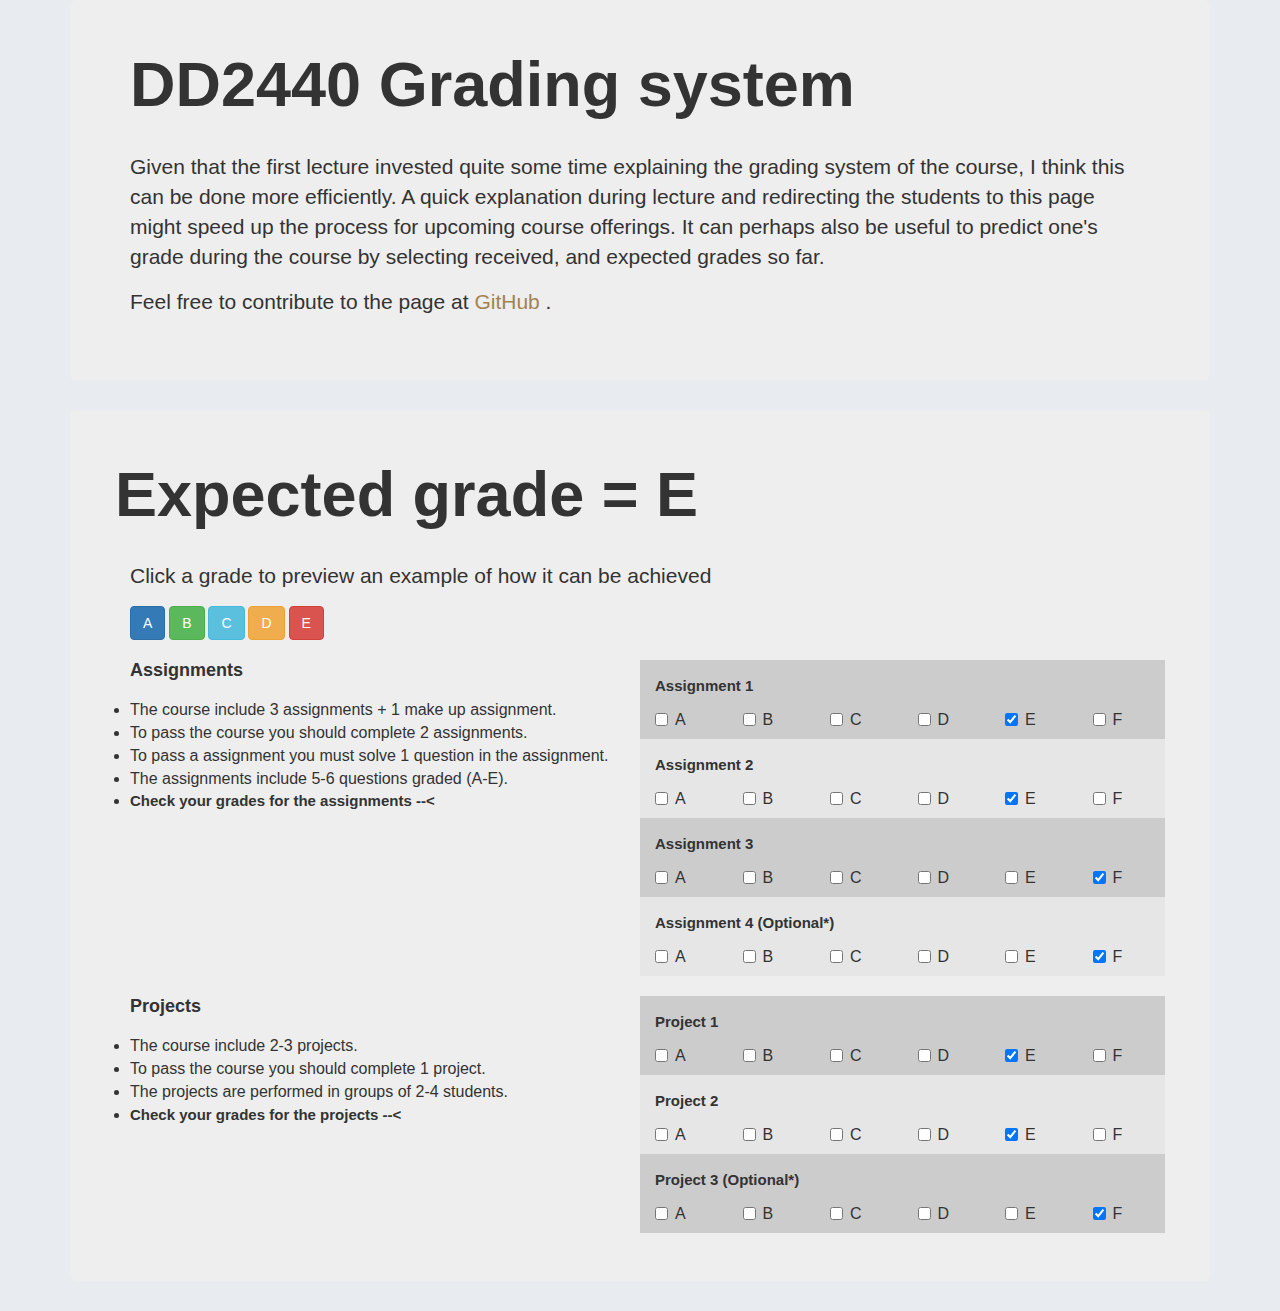
<file: GradingPage/index.html>
<!DOCTYPE html>
<html lang="en" dir="ltr">
  <head>
    <meta charset="utf-8">
    <meta name="viewport" content="width=device-width, initial-scale=1">
    <link rel="stylesheet" href="https://maxcdn.bootstrapcdn.com/bootstrap/3.3.7/css/bootstrap.min.css">
    <script src="https://ajax.googleapis.com/ajax/libs/jquery/3.3.1/jquery.min.js"></script>
    <script src="https://maxcdn.bootstrapcdn.com/bootstrap/3.3.7/js/bootstrap.min.js"></script>
    <script src="https://code.jquery.com/jquery-1.10.2.js"></script>
    <link rel="stylesheet" href="style.css">
    <title>Avalg Grading</title>
  </head>

  <body>

    <!-- </Page header> -->
    <div class="container">
      <div class="jumbotron">
        <h1>DD2440 Grading system</h1>
          <p>
            Given that the first lecture invested quite some time explaining the
            grading system of the course, I think this can be done more
            efficiently. A quick explanation during lecture and redirecting
            the students to this page might speed up the process for upcoming
            course offerings. It can perhaps also be useful to predict one's
            grade during the course by selecting received, and expected grades so far.
          </p>
          <p>
            Feel free to contribute to the page at
            <a target="_blank"
              rel="noopener noreferrer"
              href="https://github.com/ThonyPrice/AdvancedAlgorithms_course/tree/gh-pages/GradingPage">GitHub
            </a>.
          </p>
      </div>
    </div>
    <!-- </Page header> -->


    <div class="container" onclick="updateGrade()">
      <div class="jumbotron">
      <!-- <Grade box> -->
        <div class="row">
          <h1>
            Expected grade = <span id="calc_grade"></span>
          </h1>
          <font id="reminder" color="red"></font>
        </div>
        <div class="row">
          <div class="col-sm-12">
            <p>
              Click a grade to preview an example of how it can be achieved
            </p>
            <button type="button" class="btn btn-primary" onclick="check4grade('A')">A</button>
            <button type="button" class="btn btn-success" onclick="check4grade('B')">B</button>
            <button type="button" class="btn btn-info" onclick="check4grade('C')">C</button>
            <button type="button" class="btn btn-warning" onclick="check4grade('D')">D</button>
            <button type="button" class="btn btn-danger" onclick="check4grade('E')">E</button>
          </div>
        </div>
      <!-- </Grade box> -->
        <br>
      <!-- <Assignments> -->
        <div class="row">
          <div class="col-sm-6">
            <h2>Assignments</h2>
            <p>
              <ul>
                <li>The course include 3 assignments + 1 make up assignment.</li>
                <li>To pass the course you should complete 2 assignments.</li>
                <li>To pass a assignment you must solve 1 question in the assignment.</li>
                <li>The assignments include 5-6 questions graded (A-E).</li>
                <li><h3>Check your grades for the assignments --&lt;</h3></li>
              </ul>
            </p>
          </div>
          <div class="col-sm-6">
            <div class="row" style="background-color:#cccccc;">
              <h3 style="padding-left: 15px;">
                <br>
                Assignment 1
              </h3>
              <div class="checkbox">
                <div class="col-sm-2">
                  <label><input id="A-1-A" type="checkbox" value="A-1-A">A</label>
                </div>
                <div class="col-sm-2">
                  <label><input id="A-1-B" type="checkbox" value="A-1-B">B</label>
                </div>
                <div class="col-sm-2">
                  <label><input id="A-1-C" type="checkbox" value="A-1-C">C</label>
                </div>
                <div class="col-sm-2">
                  <label><input id="A-1-D" type="checkbox" value="A-1-D">D</label>
                </div>
                <div class="col-sm-2">
                  <label><input id="A-1-E" type="checkbox" value="A-1-E" checked>E</label>
                </div>
                <div class="col-sm-2">
                  <label><input id="A-1-F" type="checkbox" value="A-1-F">F</label>
                </div>
                <br>
              </div>
            </div>
            <div class="row" style="background-color:#e6e6e6;">
              <h3 style="padding-left: 15px;">
                <br>
                Assignment 2
              </h3>
              <div class="checkbox">
                <div class="col-sm-2">
                  <label><input id="A-2-A" type="checkbox" value="A-2-A">A</label>
                </div>
                <div class="col-sm-2">
                  <label><input id="A-2-B" type="checkbox" value="A-2-B">B</label>
                </div>
                <div class="col-sm-2">
                  <label><input id="A-2-C" type="checkbox" value="A-2-C">C</label>
                </div>
                <div class="col-sm-2">
                  <label><input id="A-2-D" type="checkbox" value="A-2-D">D</label>
                </div>
                <div class="col-sm-2">
                  <label><input id="A-2-E" type="checkbox" value="A-2-E" checked>E</label>
                </div>
                <div class="col-sm-2">
                  <label><input id="A-2-F" type="checkbox" value="A-2-F">F</label>
                </div>
                <br>
              </div>
            </div>
            <div class="row" style="background-color:#cccccc;">
              <h3 style="padding-left: 15px;">
                <br>
                Assignment 3
              </h3>
              <div class="checkbox">
                <div class="col-sm-2">
                  <label><input id="A-3-A" type="checkbox" value="A-3-A">A</label>
                </div>
                <div class="col-sm-2">
                  <label><input id="A-3-B" type="checkbox" value="A-3-B">B</label>
                </div>
                <div class="col-sm-2">
                  <label><input id="A-3-C" type="checkbox" value="A-3-C">C</label>
                </div>
                <div class="col-sm-2">
                  <label><input id="A-3-D" type="checkbox" value="A-3-D">D</label>
                </div>
                <div class="col-sm-2">
                  <label><input id="A-3-E" type="checkbox" value="A-3-E">E</label>
                </div>
                <div class="col-sm-2">
                  <label><input id="A-3-F" type="checkbox" value="A-3-F" checked>F</label>
                </div>
                <br>
              </div>
            </div>
            <div class="row" style="background-color:#e6e6e6;">
              <h3 style="padding-left: 15px;">
                <br>
                Assignment 4 (Optional*)
              </h3>
              <div class="checkbox">
                <div class="col-sm-2">
                  <label><input id="A-4-A" type="checkbox" value="A-4-A">A</label>
                </div>
                <div class="col-sm-2">
                  <label><input id="A-4-B" type="checkbox" value="A-4-B">B</label>
                </div>
                <div class="col-sm-2">
                  <label><input id="A-4-C" type="checkbox" value="A-4-C">C</label>
                </div>
                <div class="col-sm-2">
                  <label><input id="A-4-D" type="checkbox" value="A-4-D">D</label>
                </div>
                <div class="col-sm-2">
                  <label><input id="A-4-E" type="checkbox" value="A-4-E">E</label>
                </div>
                <div class="col-sm-2">
                  <label><input id="A-4-F" type="checkbox" value="A-4-F" checked>F</label>
                </div>
                <br>
              </div>
            </div>
          </div>
        </div>
      <!-- </Assignments> -->
        <br>
      <!-- <Projects> -->
        <div class="row">
          <div class="col-sm-6">
            <h2>Projects</h2>
            <p>
              <ul>
                <li>The course include 2-3 projects.</li>
                <li>To pass the course you should complete 1 project.</li>
                <li>The projects are performed in groups of 2-4 students.</li>
                <li><h3>Check your grades for the projects --&lt;</h3></li>
              </ul>
            </p>
          </div>
          <div class="col-sm-6">
            <div class="row" style="background-color:#cccccc;">
              <h3 style="padding-left: 15px;">
                <br>
                Project 1
              </h3>
              <div class="checkbox">
                <div class="col-sm-2">
                  <label><input id="P-1-A" type="checkbox" value="P-1-A">A</label>
                </div>
                <div class="col-sm-2">
                  <label><input id="P-1-B" type="checkbox" value="P-1-B">B</label>
                </div>
                <div class="col-sm-2">
                  <label><input id="P-1-C" type="checkbox" value="P-1-C">C</label>
                </div>
                <div class="col-sm-2">
                  <label><input id="P-1-D" type="checkbox" value="P-1-D">D</label>
                </div>
                <div class="col-sm-2">
                  <label><input id="P-1-E" type="checkbox" value="P-1-E" checked>E</label>
                </div>
                <div class="col-sm-2">
                  <label><input id="P-1-F" type="checkbox" value="P-1-F">F</label>
                </div>
                <br>
              </div>
            </div>
            <div class="row" style="background-color:#e6e6e6;">
              <h3 style="padding-left: 15px;">
                <br>
                Project 2
              </h3>
              <div class="checkbox">
                <div class="col-sm-2">
                  <label><input id="P-2-A" type="checkbox" value="P-2-A">A</label>
                </div>
                <div class="col-sm-2">
                  <label><input id="P-2-B" type="checkbox" value="P-2-B">B</label>
                </div>
                <div class="col-sm-2">
                  <label><input id="P-2-C" type="checkbox" value="P-2-C">C</label>
                </div>
                <div class="col-sm-2">
                  <label><input id="P-2-D" type="checkbox" value="P-2-D">D</label>
                </div>
                <div class="col-sm-2">
                  <label><input id="P-2-E" type="checkbox" value="P-2-E" checked>E</label>
                </div>
                <div class="col-sm-2">
                  <label><input id="P-2-F" type="checkbox" value="P-2-F">F</label>
                </div>
                <br>
              </div>
            </div>
            <div class="row" style="background-color:#cccccc;">
              <h3 style="padding-left: 15px;">
                <br>
                Project 3 (Optional*)
              </h3>
              <div class="checkbox">
                <div class="col-sm-2">
                  <label><input id="P-3-A" type="checkbox" value="P-3-A">A</label>
                </div>
                <div class="col-sm-2">
                  <label><input id="P-3-B" type="checkbox" value="P-3-B">B</label>
                </div>
                <div class="col-sm-2">
                  <label><input id="P-3-C" type="checkbox" value="P-3-C">C</label>
                </div>
                <div class="col-sm-2">
                  <label><input id="P-3-D" type="checkbox" value="P-3-D">D</label>
                </div>
                <div class="col-sm-2">
                  <label><input id="P-3-E" type="checkbox" value="P-3-E">E</label>
                </div>
                <div class="col-sm-2">
                  <label><input id="P-3-F" type="checkbox" value="P-3-F" checked>F</label>
                </div>
                <br>
              </div>
            </div>
          </div>
        </div>
      </div>
      <!-- </Projects> -->
    </div>

    <!-- <Scripts> -->
    <script>

      // Update grade when user click
      document.onclick = updateGrade();
      document.body.addEventListener('click', updateGrade(), true);
      // Identification of all checkboxes
      // Syntax: "[A(ssignment)|P(roject)]-[Number]-[Grade]"
      var all_boxes_id = [
        "A-1-A", "A-1-B", "A-1-C", "A-1-D", "A-1-E", "A-1-F",
        "A-2-A", "A-2-B", "A-2-C", "A-2-D", "A-2-E", "A-2-F",
        "A-3-A", "A-3-B", "A-3-C", "A-3-D", "A-3-E", "A-3-F",
        "A-4-A", "A-4-B", "A-4-C", "A-4-D", "A-4-E", "A-4-F",
        "P-1-A", "P-1-B", "P-1-C", "P-1-D", "P-1-E", "P-1-F",
        "P-2-A", "P-2-B", "P-2-C", "P-2-D", "P-2-E", "P-2-F",
        "P-3-A", "P-3-B", "P-3-C", "P-3-D", "P-3-E", "P-3-F"
      ]

      function updateGrade() {
        // Collect values of checked boxes
        var checked_values = $('input:checkbox:checked').map(function() {
            return this.value;
        }).get();

        var possible_grades = ["A", "B", "C", "D", "E", "F"];
        var checked_grades = {};
        var performed_tasks = {
          "A" : {"1": 0, "2": 0, "3": 0, "4": 0},
          "P" : {"1": 0, "2": 0, "3": 0}
        };
        // Initialize current_grades dictionary
        for (i=0; i<possible_grades.length; i++) {
          checked_grades[possible_grades[i]] = 0;
        };
        // Transer values of checked data to checked_grades and performed_tasks
        for (i=0; i<checked_values.length; i++) {
          var tokens = checked_values[i].split("-");
          task = tokens[0];
          num = tokens[1];
          grade = tokens[2];
          checked_grades[grade]++;
          if (grade != "F") {
            performed_tasks[task][num] = 1;
          }
        }
        // Update grade from collected data
        var high_grade_counter = 0; // A, A, B -> C i.e. must track higher grades
        var grade_changed = false;
        for (i=0; i<possible_grades.length; i++) {
          if (checked_grades[possible_grades[i]] + high_grade_counter >= 3
              && satisfiedTasks(performed_tasks)) {
            changeGrade(possible_grades[i]);
            grade_changed = true;
            break;
          } else {
            high_grade_counter += checked_grades[possible_grades[i]];
          };
        };
        if (!grade_changed) {
          changeGrade("F");
        }
      }

      function changeGrade(g) {
        document.getElementById('calc_grade').innerHTML = g;
      }

      function satisfiedTasks(tasks) {
        a_score = Object.values(tasks["A"]).reduce((a, b) => a + b, 0);
        p_score = Object.values(tasks["P"]).reduce((a, b) => a + b, 0);
        if (a_score >= 2 && p_score >= 1) {
          document.getElementById("reminder").innerHTML = "";
          return true
        } else {
          document.getElementById("reminder").innerHTML =
            "<h2>Remember! You must complete at least 2 assignments and 1 project.</h2>";
          return false;
        }
      }

      function check4grade(g) {
        uncheckAll();
        d = {
          "A" : ["A-1-A", "A-2-A", "P-1-A"],
          "B" : ["A-1-A", "A-2-B", "P-1-B"],
          "C" : ["A-1-C", "A-4-C", "P-1-B"],
          "D" : ["A-1-D", "A-3-C", "P-1-D"],
          "E" : ["A-1-A", "A-2-D", "P-2-E"]
        }
        boxes_to_check = d[g];
        console.log(boxes_to_check);
        for (var i=0; i<boxes_to_check.length; i++) {
          document.getElementById(boxes_to_check[i]).checked = true;
        }
        updateGrade();
      }

      function uncheckAll() {
        for (var i=0; i<all_boxes_id.length; i++) {
          document.getElementById(all_boxes_id[i]).checked = false;
        }
      }

    </script>
    <!-- </Scripts> -->

  </body>
</html>
</file>
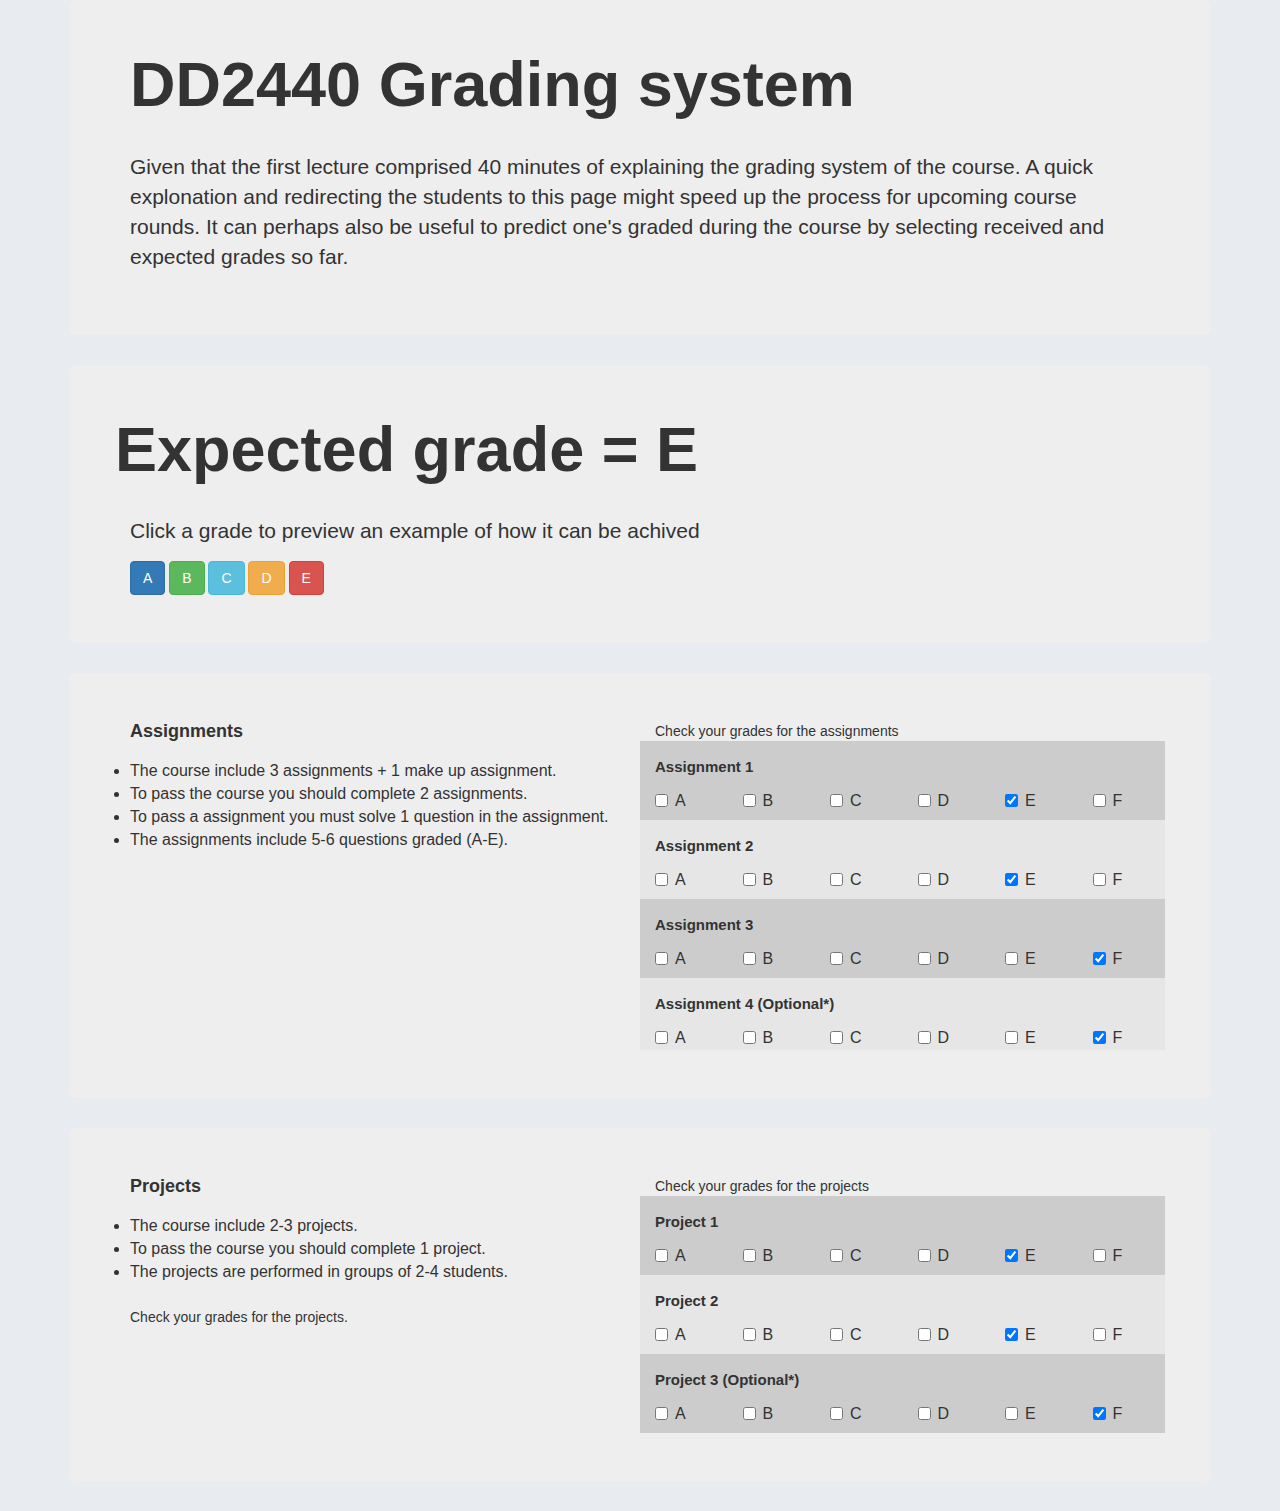
<file: GradingPage/DD2440_GradePage/index.html>
<!DOCTYPE html>
<html lang="en" dir="ltr">
  <head>
    <meta charset="utf-8">
    <meta name="viewport" content="width=device-width, initial-scale=1">
    <link rel="stylesheet" href="https://maxcdn.bootstrapcdn.com/bootstrap/3.3.7/css/bootstrap.min.css">
    <script src="https://ajax.googleapis.com/ajax/libs/jquery/3.3.1/jquery.min.js"></script>
    <script src="https://maxcdn.bootstrapcdn.com/bootstrap/3.3.7/js/bootstrap.min.js"></script>
    <script src="https://code.jquery.com/jquery-1.10.2.js"></script>
    <link rel="stylesheet" href="style.css">
    <title>Avalg Grading</title>
  </head>

  <body>

    <!-- </Page header> -->
    <div class="container">
      <div class="jumbotron">
        <h1>DD2440 Grading system</h1>
          <p>
            Given that the first lecture comprised 40 minutes of explaining the
            grading system of the course. A quick explonation and redirecting
            the students to this page might speed up the process for upcoming
            course rounds. It can perhaps also be useful to predict one's graded
            during the course by selecting received and expected grades so far.
          </p>
      </div>
    </div>
    <!-- </Page header> -->

    <!-- <Grade box> -->
    <div class="container">
      <div class="jumbotron">
        <div class="row">
          <h1>
            Expected grade = <span id="calc_grade"></span>
          </h1>
        </div>
        <div class="row">
          <div class="col-sm-12">
            <p>
              Click a grade to preview an example of how it can be achived
            </p>
            <button type="button" class="btn btn-primary" onclick="check4grade('A')">A</button>
            <button type="button" class="btn btn-success" onclick="check4grade('B')">B</button>
            <button type="button" class="btn btn-info" onclick="check4grade('C')">C</button>
            <button type="button" class="btn btn-warning" onclick="check4grade('D')">D</button>
            <button type="button" class="btn btn-danger" onclick="check4grade('E')">E</button>
          </div>
        </div>
      </div>
    </div>
    <!-- </Grade box> -->

    <!-- <Assignments> -->
    <div class="container">
      <div class="jumbotron">
        <div class="row">
          <div class="col-sm-6">
            <h2>Assignments</h2>
            <p>
              <ul>
                <li>The course include 3 assignments + 1 make up assignment.</li>
                <li>To pass the course you should complete 2 assignments.</li>
                <li>To pass a assignment you must solve 1 question in the assignment.</li>
                <li>The assignments include 5-6 questions graded (A-E).</li>
              </ul>
            </p>
          </div>
          <div class="col-sm-6">
            <i>
              Check your grades for the assignments
            </i>
            <div class="row" style="background-color:#cccccc;">
              <h3 style="padding-left: 15px;">
                <br>
                Assignment 1
              </h3>
              <div class="checkbox">
                <div class="col-sm-2">
                  <label><input id="A-1-A" type="checkbox" value="A">A</label>
                </div>
                <div class="col-sm-2">
                  <label><input type="checkbox" value="B">B</label>
                </div>
                <div class="col-sm-2">
                  <label><input type="checkbox" value="C">C</label>
                </div>
                <div class="col-sm-2">
                  <label><input type="checkbox" value="D">D</label>
                </div>
                <div class="col-sm-2">
                  <label><input type="checkbox" value="E" checked>E</label>
                </div>
                <div class="col-sm-2">
                <label><input type="checkbox" value="F">F</label>
                </div>
                <br>
              </div>
            </div>
            <div class="row" style="background-color:#e6e6e6;">
              <h3 style="padding-left: 15px;">
                <br>
                Assignment 2
              </h3>
              <div class="checkbox">
                <div class="col-sm-2">
                  <label><input id="A-2-A" type="checkbox" value="A">A</label>
                </div>
                <div class="col-sm-2">
                  <label><input type="checkbox" value="B">B</label>
                </div>
                <div class="col-sm-2">
                  <label><input type="checkbox" value="C">C</label>
                </div>
                <div class="col-sm-2">
                  <label><input type="checkbox" value="D">D</label>
                </div>
                <div class="col-sm-2">
                  <label><input type="checkbox" value="E" checked>E</label>
                </div>
                <div class="col-sm-2">
                <label><input type="checkbox" value="F">F</label>
                </div>
                <br>
              </div>
            </div>
            <div class="row" style="background-color:#cccccc;">
              <h3 style="padding-left: 15px;">
                <br>
                Assignment 3
              </h3>
              <div class="checkbox">
                <div class="col-sm-2">
                  <label><input type="checkbox" value="A">A</label>
                </div>
                <div class="col-sm-2">
                  <label><input type="checkbox" value="B">B</label>
                </div>
                <div class="col-sm-2">
                  <label><input type="checkbox" value="C">C</label>
                </div>
                <div class="col-sm-2">
                  <label><input type="checkbox" value="D">D</label>
                </div>
                <div class="col-sm-2">
                  <label><input type="checkbox" value="E">E</label>
                </div>
                <div class="col-sm-2">
                <label><input type="checkbox" value="F" checked>F</label>
                </div>
                <br>
              </div>
            </div>
            <div class="row" style="background-color:#e6e6e6;">
              <h3 style="padding-left: 15px;">
                <br>
                Assignment 4 (Optional*)
              </h3>
              <div class="checkbox">
                <div class="col-sm-2">
                  <label><input type="checkbox" value="A">A</label>
                </div>
                <div class="col-sm-2">
                  <label><input type="checkbox" value="B">B</label>
                </div>
                <div class="col-sm-2">
                  <label><input type="checkbox" value="C">C</label>
                </div>
                <div class="col-sm-2">
                  <label><input type="checkbox" value="D">D</label>
                </div>
                <div class="col-sm-2">
                  <label><input type="checkbox" value="E">E</label>
                </div>
                <div class="col-sm-2">
                <label><input type="checkbox" value="F" checked>F</label>
                </div>
              </div>
            </div>
          </div>
        </div>
      </div>
    </div>
    <!-- </Assignments> -->

    <!-- <Projects> -->
    <div class="container">
      <div class="jumbotron">
        <div class="row">
          <div class="col-sm-6">
            <h2>Projects</h2>
            <p>
              <ul>
                <li>The course include 2-3 projects.</li>
                <li>To pass the course you should complete 1 project.</li>
                <li>The projects are performed in groups of 2-4 students.</li>
              </ul>
              <i>Check your grades for the projects.</i>
            </p>
          </div>
          <div class="col-sm-6">
            <i>
              Check your grades for the projects
            </i>
            <div class="row" style="background-color:#cccccc;">
              <h3 style="padding-left: 15px;">
                <br>
                Project 1
              </h3>
              <div class="checkbox">
                <div class="col-sm-2">
                  <label><input id="P-1-A" type="checkbox" value="A">A</label>
                </div>
                <div class="col-sm-2">
                  <label><input type="checkbox" value="B">B</label>
                </div>
                <div class="col-sm-2">
                  <label><input type="checkbox" value="C">C</label>
                </div>
                <div class="col-sm-2">
                  <label><input type="checkbox" value="D">D</label>
                </div>
                <div class="col-sm-2">
                  <label><input type="checkbox" value="E" checked>E</label>
                </div>
                <div class="col-sm-2">
                <label><input type="checkbox" value="F">F</label>
                </div>
                <br>
              </div>
            </div>
            <div class="row" style="background-color:#e6e6e6;">
              <h3 style="padding-left: 15px;">
                <br>
                Project 2
              </h3>
              <div class="checkbox">
                <div class="col-sm-2">
                  <label><input type="checkbox" value="A">A</label>
                </div>
                <div class="col-sm-2">
                  <label><input type="checkbox" value="B">B</label>
                </div>
                <div class="col-sm-2">
                  <label><input type="checkbox" value="C">C</label>
                </div>
                <div class="col-sm-2">
                  <label><input type="checkbox" value="D">D</label>
                </div>
                <div class="col-sm-2">
                  <label><input type="checkbox" value="E" checked>E</label>
                </div>
                <div class="col-sm-2">
                <label><input type="checkbox" value="F">F</label>
                </div>
                <br>
              </div>
            </div>
            <div class="row" style="background-color:#cccccc;">
              <h3 style="padding-left: 15px;">
                <br>
                Project 3 (Optional*)
              </h3>
              <div class="checkbox">
                <div class="col-sm-2">
                  <label><input type="checkbox" value="A">A</label>
                </div>
                <div class="col-sm-2">
                  <label><input type="checkbox" value="B">B</label>
                </div>
                <div class="col-sm-2">
                  <label><input type="checkbox" value="C">C</label>
                </div>
                <div class="col-sm-2">
                  <label><input type="checkbox" value="D">D</label>
                </div>
                <div class="col-sm-2">
                  <label><input type="checkbox" value="E">E</label>
                </div>
                <div class="col-sm-2">
                <label><input type="checkbox" value="F" checked>F</label>
                </div>
                <br>
              </div>
            </div>
          </div>
        </div>
      </div>
    </div>
    <!-- </Projects> -->


    <script>

      document.onclick = updateGrade();
      document.body.addEventListener('click', updateGrade(), true);

      function updateGrade() {
        var checkedValues = $('input:checkbox:checked').map(function() {
            console.log(this.id)
            return this.value;
        }).get();

        var possible_grades = ["A", "B", "C", "D", "E", "F"];
        var current_grades = {};
        for (i=0; i<possible_grades.length; i++) {
          current_grades[possible_grades[i]] = 0;
        };
        for (i=0; i<checkedValues.length; i++) {
          current_grades[checkedValues[i]]++;
        }
        console.log(current_grades);

        var high_grade_counter = 0;
        var grade_changed = false;
        for (i=0; i<possible_grades.length; i++) {
          if (current_grades[possible_grades[i]] >= 3
              || current_grades[possible_grades[i]] + high_grade_counter >= 3) {
            changeGrade(possible_grades[i]);
            grade_changed = true;
            break;
          } else {
            high_grade_counter += current_grades[possible_grades[i]];
          };
        };
        if (!grade_changed) {
          changeGrade("F");
        }

      }

      function changeGrade(g) {
        document.getElementById('calc_grade').innerHTML = g;
      }

      function check4grade(g) {
        d = {
          "A" : ["A-1-A", "A-2-A", "P-1-A"]
        }
        boxes_to_check = d[g];
        console.log(boxes_to_check);
        for (var i=0; i<boxes_to_check.length; i++) {
          document.getElementById(boxes_to_check[i]).click();

        }
      }

    </script>


  </body>
</html>
</file>
<file: GradingPage/style.css>
/* css Zen Garden submission 220 - 'Garments', by Dan Mall, http://www.danielmall.com/  */
/* css released under Creative Commons License - http://creativecommons.org/licenses/by-nc-sa/1.0/  */

/*
*************************************************

CSS ZEN GARDEN
General Screen Styles

Created by the epic SuperFriendly team.
http://superfriend.ly/

*************************************************
*/

/* TYPEKIT_KIT_ID: qoj3gsc */

/*-------------------------------------------
    Base
-------------------------------------------*/
* { margin: 0; padding: 0; }
html { font-size: 62.5%; } /* for rems */
body { font-family: Helvetica, Arial, sans-serif; color: #333; background: #e8ecf0; }


/* block level */

h1 { font: bold 4.2rem Helvetica, Arial, sans-serif; margin: 0 0 0.5em; }
h2 { font: bold 1.8rem Helvetica, Arial, sans-serif; margin: 0 0 1em; }
h3 { font: bold 1.5rem Helvetica, Arial, sans-serif; margin: 0 0 1em; }
h4, h5, h6 { font: bold 1.2rem Helvetica, Arial, sans-serif; margin: 0 0 1em; }

.wf-active body,
.wf-active h1,
.wf-active h2,
.wf-active h3,
.wf-active h4,
.wf-active h5,
.wf-active h6 { font-family: "effra"; }

p, ul, dl, ol, table { font-size: 16px; margin: 0 0 1.5em; }
.wf-active p { font-weight: 300; }

form { margin: 0 0 1.5em; }

/* inline */

label { font-size: 1.6rem; }
input, select, textarea {  }
input::-webkit-input-placeholder, textarea::-webkit-input-placeholder { }
input.empty::-webkit-input-placeholder, textarea.empty::-webkit-input-placeholder { color: red; }
input.empty:-moz-placeholder, textarea.empty:-moz-placeholder { color: red; }
.error { color: red; }

table { }
    td { padding: 0.25em 1em; border-top: 1px solid #aaa; }

em { font-style: italic; }
strong { font-weight: bold; }

mark { background: none; font-style: normal; }

video { width: 100%; height: auto; }

a {
	text-decoration: none; color: #a28351; position: relative;
	    transition: all 0.25s linear;
   -moz-transition: all 0.25s linear;
-webkit-transition: all 0.25s linear;
	 -o-transition: all 0.25s linear;
}

a:after {
	content: ""; display: block; background: #a28351; height: 2px; width: 100%; position: absolute; bottom: -0.2em; left: 0; opacity: 0;
	    transition: all 0.25s linear;
   -moz-transition: all 0.25s linear;
-webkit-transition: all 0.25s linear;
	 -o-transition: all 0.25s linear;
}

a:hover, a:focus { color: #000; }
a:hover:after, a:focus:after { opacity: 1; bottom: 0; }

img { display: block; margin: 0 10px 10px 0; max-width: 100%; }

a img { border: none; }

i { font-style: normal; }
b { font-weight: normal; }

abbr, abbr[title], acronym { font-size: 75%; letter-spacing: 0.2em; text-transform: uppercase; border: none; }

code { font: 1.4rem/1 Consolas, 'Courier New', Courier, monospace; color: #999; }

sub, sup { line-height: 0; }

::selection { background: #d5d9dc; color: #333; }
::-moz-selection { background: #d5d9dc; color: #333; }


/*-------------------------------------------
    Global
-------------------------------------------*/

/* Phark Image Replacement - http://phark.typepad.com/phark/2003/08/accessible_imag.html */
.phark { display: block; text-indent: -9999px; background-position: 0 0; background-repeat: no-repeat; background-color: transparent; }

/* Trimming Outline in Firefox - http://snook.ca/archives/html_and_css/trimming_long_o  */
/*\*/ .phark-link { overflow: hidden; } /**/

/* Easy Clearing - http://www.positioniseverything.net/easyclearing.html */
.clearfix:after { content: "."; display: block; height: 0; clear: both; visibility: hidden; }

.offscreen { position: absolute; left: -9999px; display: block; }
.onscreen { left: 0; }

.hide { display: none; }

.no-bullets { list-style: none; }

.bulleted { list-style: disc; }

.uppercase { text-transform: uppercase; }

.rwd-break { display: block; }

.kellum { display: block; text-indent: 100%; white-space: nowrap; overflow: hidden; }

/*-------------------------------------------
	Modules
-------------------------------------------*/
.page-wrapper { width: 90%; margin: 0 auto; }

.main h3, .preamble h3, .select { visibility: hidden; font-size: 2rem; text-transform: uppercase; letter-spacing: 0.1em; color: #263358; }
.wf-active .main h3, .wf-active .preamble h3 { font-weight: 900; }

.main h3:after, .preamble h3:after, .select:after { visibility: visible; display: block; }

.main p, .preamble p { font-size: 2rem; }
.wf-active .main p, .wf-active .preamble p { line-height: 1.4; }

.next a,
.previous a,
.viewall a,
.zen-resources a,
.summary p:nth-child(2) a
{
        transition-property: none;
   -moz-transition-property: none;
-webkit-transition-property: none;
     -o-transition-property: none;
}

.next a:after,
.previous a:after,
.viewall a:after,
.zen-resources a:after,
.summary p:nth-child(2) a:after
{ opacity: 0; }



/*-------------------------------------------
	Banner
-------------------------------------------*/
[role="banner"] h1 { padding: 1em 0 0; text-transform: uppercase; letter-spacing: 0.1em; font-size: 3.5rem; font-weight: 900; color: #182e4f; visibility: hidden; }
[role="banner"] h1:before { content: "CSS Zen Garments"; visibility: visible; display: block; }
[role="banner"] h1:after { content: "Made Locally"; visibility: visible; display: block; color: #aaa; letter-spacing: 0.5em; font-size: 1.4rem; font-weight: normal; margin: 0.5em 0 3em; color: rgba(24, 46, 79, 0.4); }

[role="banner"] h2 { visibility: hidden; display: none; text-transform: uppercase; font-weight: 400; color: rgba(41, 78, 134, 0.5); }
[role="banner"] h2:after { content: "Impeccable Quality"; visibility: visible; display: block; }



/*-------------------------------------------
    Preamble
-------------------------------------------*/
.summary p { text-transform: uppercase; letter-spacing: 0.1em; font-size: 1.8rem; line-height: 1.6; }


/*-------------------------------------------
    Preamble
-------------------------------------------*/
.preamble { background: transparent url(i/sep.png) no-repeat 50% 0; }
	.preamble h3:after { visibility: visible; content: "A Fashion-Forward Future";  }


/*-------------------------------------------
	Explanation
-------------------------------------------*/
.explanation h3:after { content: "See Yourself in a Different Way";  }


/*-------------------------------------------
	Participation
-------------------------------------------*/
.participation h3:after { content: "Get Into a Brand New Pair";  }


/*-------------------------------------------
	Benefits
-------------------------------------------*/
.benefits h3:after { content: "Look Great\2026  and Feel Great Too!";  }


/*-------------------------------------------
	Requirements
-------------------------------------------*/
.requirements h3:after { content: "“One Size Fits” All Be Damned!"; text-indent: -0.5em; }



/*-------------------------------------------
	Design Selection
-------------------------------------------*/
.design-selection { margin: 3em 0 0; }
	.design-selection ul { list-style: none; width: 94%; margin: 0 auto; }
	.design-selection ul:after { content: "."; display: block; height: 0; clear: both; visibility: hidden; }
		.design-selection li { float: left; width: 50%; font-size: 1.2rem; margin: 0 0 1em; color: #aaa; }
		.design-selection li:nth-child(odd) { width: 47%; padding-right: 3%; clear: left; }

			.design-name { display: block; font-size: 1.4rem; font-weight: bold; margin: 0 0 0.24em; text-transform: uppercase; letter-spacing: 0.1em; position: relative; }
			.design-name:after { background: none; opacity: 0; }
			.design-name:hover { font-style: italic; }

			.designer-name { color: #7989a3; }
			.designer-name:after, footer a:after { height: 1px; }


.select:after { content: "Washes & Styles"; font-size: 1.8rem; text-align: center; width: 7em; margin: 0 auto 2em; background: transparent url(i/waves.png) no-repeat 50% 0; padding: 2em 0 0; color: #182e4f; visibility: visible; }

.archives, .resources { position: absolute; left: -9999px;  }

.design-archives ul { list-style: none; margin: 1em 0 0; width: 100%; text-align: center; }
	.design-archives li { display: inline-block; position: relative; }
	.design-archives a { display: block; text-indent: 100%; white-space: nowrap; overflow: hidden; }

.next { margin-right: 3em; }
	.next a { background: transparent url(s/czg.svg) no-repeat 10px -56px; width: 43px; height: 37px; }
	.next a:hover, .next a:focus { background-position: 10px -138px; }

.previous { margin-right: 3em; }
	.previous a { background: transparent url(s/czg.svg) no-repeat 10px -220px; width: 43px; height: 37px; }
	.previous a:hover, .previous a:focus { background-position: 10px -302px; }

.viewall { margin-left: 1em; }
	.viewall a { background: transparent url(s/czg.svg) no-repeat -56px -55px; width: 39px; height: 39px; }
	.viewall a:hover, .viewall a:focus { background-position: -56px -137px; }

footer { font-size: 1.3rem; }
	footer a { margin-left: 1em; }
	footer a:first-child { margin-left: 0; }

.zen-resources ul { list-style: none; margin: 2em 0 4em; text-align: center; }
.zen-resources ul:before { content: ""; height: 4px; width: 80px; background: #d5d9dc; display: block; text-align: center; margin: 0 auto 2em; }
	.zen-resources li { margin: 0 0 1em 3em; display: inline-block; }
	.zen-resources li:first-child { margin-left: 0; }
		.zen-resources a { display: inline-block; text-indent: 100%; white-space: nowrap; overflow: hidden; background: transparent url(s/czg.svg) no-repeat 0 0; width: 60px; height: 60px; }

		.view-css a { background-position: -502px 12px; }
		.view-css a:hover, .view-css a:focus { background-position: -502px -78px; }

		.css-resources a { background-position: -150px -194px; }
		.css-resources a:hover, .css-resources a:focus { background-position: -150px -286px; }

		.zen-faq a { background-position: -265px -192px; }
		.zen-faq a:hover, .zen-faq a:focus { background-position: -265px -284px; }

		.zen-submit a { background-position: -502px -194px; }
		.zen-submit a:hover, .zen-submit a:focus { background-position: -502px -286px; }

		.zen-translations a { background-position: -380px -193px; }
		.zen-translations a:hover, .zen-translations a:focus { background-position: -380px -285px; }


@media screen and (min-width: 700px) {

	body { background-attachment: fixed; background-position: 90% 80%; }

	.intro:before { content: ""; display: block; width: 105px; height: 30px; position: fixed; top: 154px; left: 3%; background: transparent url(s/czg.svg) no-repeat -184px -99px; }

	[role="article"], [role="banner"], footer { padding: 0 30% 10em 10%; text-align: right; position: relative; }
		[role="article"] h3, [role="banner"] h2 { position: absolute; top: -0.75em; left: 75%; width: 10em; text-align: left; font-size: 1.5rem; letter-spacing: 0; }
		[role="article"] h3:after { position: absolute; top: 0; }

	[role="banner"] { padding-top: 200px; padding-bottom: 3em; }

		[role="banner"] h1 { font-size: 4.8rem; letter-spacing: 0; line-height: 0.8; }
		[role="banner"] h1:after { position: absolute; top: 15.7em; right: 30%; }

		[role="banner"] h2 { display: block; top: 8.1em; width: 3em; left: 75.5%; font-size: 1.9rem; line-height: 1; }
		[role="banner"] h2:before { visibility: visible; content: "Est. 2003"; display: block; position: fixed; top: -0.1em; bottom: 0; left: -0.5em; right: 0; margin: auto; /*right: 25%;*/ font-weight: 900; font-size: 50rem; color: rgba(0, 0, 0, 0.15); width: 100%; height: 2em; line-height: 1; transform: rotate(-90deg); -ms-transform: rotate(-90deg); /* IE 9 */ -webkit-transform: rotate(-90deg); /* Safari and Chrome */ -webkit-mask-image: url(i/denim-mask2.png); -o-mask-image: url(i/denim-mask2.png); -moz-mask-image: url(i/denim-mask2.png); mask-image: url(i/denim-mask2.png); }

		.summary p:nth-child(2) { background: yellow; position: relative; visibility: hidden; top: 2em; font-size: 1.4rem; }

			.summary p:nth-child(2):before { content: ""; display: block; visibility: visible; position: absolute; right: 21em; top: -0.25em; background: transparent url(s/czg.svg) no-repeat -159px -1px; width: 6em; height: 30px; }

			.summary p:nth-child(2):after { content: ""; display: block; visibility: visible; position: absolute; right: 14em; top: -0.25em; background: transparent url(s/czg.svg) no-repeat -277px 0; width: 6em; height: 30px; }

			.summary p:nth-child(2) a { visibility: visible; background: transparent url(s/czg.svg) no-repeat -376px -93px; width: 6em; height: 25px; text-indent: 100%; white-space: nowrap; overflow: hidden; display: block; position: absolute; top: 0; right: 7em; }
			.summary p:nth-child(2) a:hover, .summary p:nth-child(2) a:focus { background-position: -396px -3px; text-indent: 0; background: none; }

			.summary p:nth-child(2) a[href*="css"] { background-position: -472px -94px; right: 0; }
			.summary p:nth-child(2) a[href*="css"]:hover, .summary p:nth-child(2) a[href*="css"]:focus { background-position: -512px -4px; }

	.preamble { padding-top: 10em; }
		.preamble h3 { top: 5.9em; }

	.design-selection li { width: 23%; margin-bottom: 3em; padding-right: 2%; }
	.design-selection li:nth-child(odd) { width: 23%; clear: none; padding-right: 2%; }

	.next { margin-right: 2em; margin-left: -0.4em; }
	.viewall { margin-left: 0; }

	footer { padding-bottom: 3em; margin-top: -5em; }
}


@media screen and (min-width: 1130px) {

	[role="article"], [role="banner"] { padding-left: 25%; }

	.design-selection { position: absolute; left: 5%; top: 30em; }
		.design-selection ul { margin: 0; width: 100%; }
			.design-selection li { float: none; width: 100% !important; padding: 0 !important; margin-bottom: 2em;}
		.select:after { text-align: left; background-position: 0 bottom; padding: 0 0 2em; margin: 0 0 2em; }

	.design-archives { position: absolute; left: 5%; top: 95em; }

}


@media screen and (min-width: 1130px) and (min-height: 1037px)  {
	.design-selection, .design-archives { position: fixed; }

}



/*-------------------------------------------
	Animations
-------------------------------------------*/
@-webkit-keyframes FADEY {
  0%   { opacity: 0; }
  100% { opacity: 1; }
}

.intro {
	-webkit-animation-name: FADEY;
	-webkit-animation-duration: 1s;
	-webkit-animation-timing-function: ease-in-out;
	-webkit-animation-iteration-count: 1;
}


[role="article"] {
	-webkit-opacity: 0;
	-webkit-animation-name: FADEY;
	-webkit-animation-duration: 1s;
	-webkit-animation-timing-function: ease-in-out;
	-webkit-animation-delay: 0.5s;
	-webkit-animation-fill-mode: forwards;
	-webkit-animation-iteration-count: 1;
}


.design-selection, .design-archives {
	-webkit-opacity: 0;
	-webkit-animation-name: FADEY;
	-webkit-animation-duration: 1s;
	-webkit-animation-timing-function: ease-in-out;
	-webkit-animation-delay: 1s;
	-webkit-animation-fill-mode: forwards;
	-webkit-animation-iteration-count: 1;
}


/*-------------------------------------------
	IE, i.e. Internet Explorer (heh)
-------------------------------------------*/

@media screen and (min-width:0\0) { /* IE9 and IE10 rule sets go here */

   .main h3, .preamble h3, .select { visibility: visible; }
   [role="banner"] h1 { visibility: visible; width: auto; display: block; }

   .main h3:after, .preamble h3:after, .select:after { display: none; }
   [role="banner"] h1:before { display: none; }

}


/* IE8 and below */
.main h3, .preamble h3, .select { visibility: visible\9; font-size: 20px\9; }
.main h3:after, .preamble h3:after, .select:after { display: none\9; }

.page-wrapper { width: 800px\9; }
.preamble { padding-top: 50px\9; margin-top: 50px\9; }

h1 { font-size: 48px\9; text-transform: uppercase\9; margin: 0\9; padding-top: 30px\9;}
h2 { font-size: 20px\9; }

.next a, .previous a, .viewall a, .zen-resources a { background-image: url(i/czg.png)\9; }



/* IE7 & below */
.next a,
.previous a,
.viewall a,
.zen-resources a {
	*background: none;
	*width: auto;
	*height: auto;
	*display: block;
	*text-indent: 0;
	*white-space: normal;
	*overflow: visible;
}

.design-archives {
	*position: static;
	*margin-top: 30px;
}

.design-archives li {
	*display: inline;
	*margin-right: 20px;
}

.next {
	*margin-right: 2em;
	*margin-left: -0.4em;
}

.viewall {
	*margin-left: 0;
}
</file>
<file: GradingPage/DD2440_GradePage/style.css>
/* css Zen Garden submission 220 - 'Garments', by Dan Mall, http://www.danielmall.com/  */
/* css released under Creative Commons License - http://creativecommons.org/licenses/by-nc-sa/1.0/  */

/*
*************************************************

CSS ZEN GARDEN
General Screen Styles

Created by the epic SuperFriendly team.
http://superfriend.ly/

*************************************************
*/

/* TYPEKIT_KIT_ID: qoj3gsc */

/*-------------------------------------------
    Base
-------------------------------------------*/
* { margin: 0; padding: 0; }
html { font-size: 62.5%; } /* for rems */
body { font-family: Helvetica, Arial, sans-serif; color: #333; background: #e8ecf0; }


/* block level */

h1 { font: bold 4.2rem Helvetica, Arial, sans-serif; margin: 0 0 0.5em; }
h2 { font: bold 1.8rem Helvetica, Arial, sans-serif; margin: 0 0 1em; }
h3 { font: bold 1.5rem Helvetica, Arial, sans-serif; margin: 0 0 1em; }
h4, h5, h6 { font: bold 1.2rem Helvetica, Arial, sans-serif; margin: 0 0 1em; }

.wf-active body,
.wf-active h1,
.wf-active h2,
.wf-active h3,
.wf-active h4,
.wf-active h5,
.wf-active h6 { font-family: "effra"; }

p, ul, dl, ol, table { font-size: 16px; margin: 0 0 1.5em; }
.wf-active p { font-weight: 300; }

form { margin: 0 0 1.5em; }

/* inline */

label { font-size: 1.6rem; }
input, select, textarea {  }
input::-webkit-input-placeholder, textarea::-webkit-input-placeholder { }
input.empty::-webkit-input-placeholder, textarea.empty::-webkit-input-placeholder { color: red; }
input.empty:-moz-placeholder, textarea.empty:-moz-placeholder { color: red; }
.error { color: red; }

table { }
    td { padding: 0.25em 1em; border-top: 1px solid #aaa; }

em { font-style: italic; }
strong { font-weight: bold; }

mark { background: none; font-style: normal; }

video { width: 100%; height: auto; }

a {
	text-decoration: none; color: #a28351; position: relative;
	    transition: all 0.25s linear;
   -moz-transition: all 0.25s linear;
-webkit-transition: all 0.25s linear;
	 -o-transition: all 0.25s linear;
}

a:after {
	content: ""; display: block; background: #a28351; height: 2px; width: 100%; position: absolute; bottom: -0.2em; left: 0; opacity: 0;
	    transition: all 0.25s linear;
   -moz-transition: all 0.25s linear;
-webkit-transition: all 0.25s linear;
	 -o-transition: all 0.25s linear;
}

a:hover, a:focus { color: #000; }
a:hover:after, a:focus:after { opacity: 1; bottom: 0; }

img { display: block; margin: 0 10px 10px 0; max-width: 100%; }

a img { border: none; }

i { font-style: normal; }
b { font-weight: normal; }

abbr, abbr[title], acronym { font-size: 75%; letter-spacing: 0.2em; text-transform: uppercase; border: none; }

code { font: 1.4rem/1 Consolas, 'Courier New', Courier, monospace; color: #999; }

sub, sup { line-height: 0; }

::selection { background: #d5d9dc; color: #333; }
::-moz-selection { background: #d5d9dc; color: #333; }


/*-------------------------------------------
    Global
-------------------------------------------*/

/* Phark Image Replacement - http://phark.typepad.com/phark/2003/08/accessible_imag.html */
.phark { display: block; text-indent: -9999px; background-position: 0 0; background-repeat: no-repeat; background-color: transparent; }

/* Trimming Outline in Firefox - http://snook.ca/archives/html_and_css/trimming_long_o  */
/*\*/ .phark-link { overflow: hidden; } /**/

/* Easy Clearing - http://www.positioniseverything.net/easyclearing.html */
.clearfix:after { content: "."; display: block; height: 0; clear: both; visibility: hidden; }

.offscreen { position: absolute; left: -9999px; display: block; }
.onscreen { left: 0; }

.hide { display: none; }

.no-bullets { list-style: none; }

.bulleted { list-style: disc; }

.uppercase { text-transform: uppercase; }

.rwd-break { display: block; }

.kellum { display: block; text-indent: 100%; white-space: nowrap; overflow: hidden; }

/*-------------------------------------------
	Modules
-------------------------------------------*/
.page-wrapper { width: 90%; margin: 0 auto; }

.main h3, .preamble h3, .select { visibility: hidden; font-size: 2rem; text-transform: uppercase; letter-spacing: 0.1em; color: #263358; }
.wf-active .main h3, .wf-active .preamble h3 { font-weight: 900; }

.main h3:after, .preamble h3:after, .select:after { visibility: visible; display: block; }

.main p, .preamble p { font-size: 2rem; }
.wf-active .main p, .wf-active .preamble p { line-height: 1.4; }

.next a,
.previous a,
.viewall a,
.zen-resources a,
.summary p:nth-child(2) a
{
        transition-property: none;
   -moz-transition-property: none;
-webkit-transition-property: none;
     -o-transition-property: none;
}

.next a:after,
.previous a:after,
.viewall a:after,
.zen-resources a:after,
.summary p:nth-child(2) a:after
{ opacity: 0; }



/*-------------------------------------------
	Banner
-------------------------------------------*/
[role="banner"] h1 { padding: 1em 0 0; text-transform: uppercase; letter-spacing: 0.1em; font-size: 3.5rem; font-weight: 900; color: #182e4f; visibility: hidden; }
[role="banner"] h1:before { content: "CSS Zen Garments"; visibility: visible; display: block; }
[role="banner"] h1:after { content: "Made Locally"; visibility: visible; display: block; color: #aaa; letter-spacing: 0.5em; font-size: 1.4rem; font-weight: normal; margin: 0.5em 0 3em; color: rgba(24, 46, 79, 0.4); }

[role="banner"] h2 { visibility: hidden; display: none; text-transform: uppercase; font-weight: 400; color: rgba(41, 78, 134, 0.5); }
[role="banner"] h2:after { content: "Impeccable Quality"; visibility: visible; display: block; }



/*-------------------------------------------
    Preamble
-------------------------------------------*/
.summary p { text-transform: uppercase; letter-spacing: 0.1em; font-size: 1.8rem; line-height: 1.6; }


/*-------------------------------------------
    Preamble
-------------------------------------------*/
.preamble { background: transparent url(i/sep.png) no-repeat 50% 0; }
	.preamble h3:after { visibility: visible; content: "A Fashion-Forward Future";  }


/*-------------------------------------------
	Explanation
-------------------------------------------*/
.explanation h3:after { content: "See Yourself in a Different Way";  }


/*-------------------------------------------
	Participation
-------------------------------------------*/
.participation h3:after { content: "Get Into a Brand New Pair";  }


/*-------------------------------------------
	Benefits
-------------------------------------------*/
.benefits h3:after { content: "Look Great\2026  and Feel Great Too!";  }


/*-------------------------------------------
	Requirements
-------------------------------------------*/
.requirements h3:after { content: "“One Size Fits” All Be Damned!"; text-indent: -0.5em; }



/*-------------------------------------------
	Design Selection
-------------------------------------------*/
.design-selection { margin: 3em 0 0; }
	.design-selection ul { list-style: none; width: 94%; margin: 0 auto; }
	.design-selection ul:after { content: "."; display: block; height: 0; clear: both; visibility: hidden; }
		.design-selection li { float: left; width: 50%; font-size: 1.2rem; margin: 0 0 1em; color: #aaa; }
		.design-selection li:nth-child(odd) { width: 47%; padding-right: 3%; clear: left; }

			.design-name { display: block; font-size: 1.4rem; font-weight: bold; margin: 0 0 0.24em; text-transform: uppercase; letter-spacing: 0.1em; position: relative; }
			.design-name:after { background: none; opacity: 0; }
			.design-name:hover { font-style: italic; }

			.designer-name { color: #7989a3; }
			.designer-name:after, footer a:after { height: 1px; }


.select:after { content: "Washes & Styles"; font-size: 1.8rem; text-align: center; width: 7em; margin: 0 auto 2em; background: transparent url(i/waves.png) no-repeat 50% 0; padding: 2em 0 0; color: #182e4f; visibility: visible; }

.archives, .resources { position: absolute; left: -9999px;  }

.design-archives ul { list-style: none; margin: 1em 0 0; width: 100%; text-align: center; }
	.design-archives li { display: inline-block; position: relative; }
	.design-archives a { display: block; text-indent: 100%; white-space: nowrap; overflow: hidden; }

.next { margin-right: 3em; }
	.next a { background: transparent url(s/czg.svg) no-repeat 10px -56px; width: 43px; height: 37px; }
	.next a:hover, .next a:focus { background-position: 10px -138px; }

.previous { margin-right: 3em; }
	.previous a { background: transparent url(s/czg.svg) no-repeat 10px -220px; width: 43px; height: 37px; }
	.previous a:hover, .previous a:focus { background-position: 10px -302px; }

.viewall { margin-left: 1em; }
	.viewall a { background: transparent url(s/czg.svg) no-repeat -56px -55px; width: 39px; height: 39px; }
	.viewall a:hover, .viewall a:focus { background-position: -56px -137px; }

footer { font-size: 1.3rem; }
	footer a { margin-left: 1em; }
	footer a:first-child { margin-left: 0; }

.zen-resources ul { list-style: none; margin: 2em 0 4em; text-align: center; }
.zen-resources ul:before { content: ""; height: 4px; width: 80px; background: #d5d9dc; display: block; text-align: center; margin: 0 auto 2em; }
	.zen-resources li { margin: 0 0 1em 3em; display: inline-block; }
	.zen-resources li:first-child { margin-left: 0; }
		.zen-resources a { display: inline-block; text-indent: 100%; white-space: nowrap; overflow: hidden; background: transparent url(s/czg.svg) no-repeat 0 0; width: 60px; height: 60px; }

		.view-css a { background-position: -502px 12px; }
		.view-css a:hover, .view-css a:focus { background-position: -502px -78px; }

		.css-resources a { background-position: -150px -194px; }
		.css-resources a:hover, .css-resources a:focus { background-position: -150px -286px; }

		.zen-faq a { background-position: -265px -192px; }
		.zen-faq a:hover, .zen-faq a:focus { background-position: -265px -284px; }

		.zen-submit a { background-position: -502px -194px; }
		.zen-submit a:hover, .zen-submit a:focus { background-position: -502px -286px; }

		.zen-translations a { background-position: -380px -193px; }
		.zen-translations a:hover, .zen-translations a:focus { background-position: -380px -285px; }


@media screen and (min-width: 700px) {

	body { background-attachment: fixed; background-position: 90% 80%; }

	.intro:before { content: ""; display: block; width: 105px; height: 30px; position: fixed; top: 154px; left: 3%; background: transparent url(s/czg.svg) no-repeat -184px -99px; }

	[role="article"], [role="banner"], footer { padding: 0 30% 10em 10%; text-align: right; position: relative; }
		[role="article"] h3, [role="banner"] h2 { position: absolute; top: -0.75em; left: 75%; width: 10em; text-align: left; font-size: 1.5rem; letter-spacing: 0; }
		[role="article"] h3:after { position: absolute; top: 0; }

	[role="banner"] { padding-top: 200px; padding-bottom: 3em; }

		[role="banner"] h1 { font-size: 4.8rem; letter-spacing: 0; line-height: 0.8; }
		[role="banner"] h1:after { position: absolute; top: 15.7em; right: 30%; }

		[role="banner"] h2 { display: block; top: 8.1em; width: 3em; left: 75.5%; font-size: 1.9rem; line-height: 1; }
		[role="banner"] h2:before { visibility: visible; content: "Est. 2003"; display: block; position: fixed; top: -0.1em; bottom: 0; left: -0.5em; right: 0; margin: auto; /*right: 25%;*/ font-weight: 900; font-size: 50rem; color: rgba(0, 0, 0, 0.15); width: 100%; height: 2em; line-height: 1; transform: rotate(-90deg); -ms-transform: rotate(-90deg); /* IE 9 */ -webkit-transform: rotate(-90deg); /* Safari and Chrome */ -webkit-mask-image: url(i/denim-mask2.png); -o-mask-image: url(i/denim-mask2.png); -moz-mask-image: url(i/denim-mask2.png); mask-image: url(i/denim-mask2.png); }

		.summary p:nth-child(2) { background: yellow; position: relative; visibility: hidden; top: 2em; font-size: 1.4rem; }

			.summary p:nth-child(2):before { content: ""; display: block; visibility: visible; position: absolute; right: 21em; top: -0.25em; background: transparent url(s/czg.svg) no-repeat -159px -1px; width: 6em; height: 30px; }

			.summary p:nth-child(2):after { content: ""; display: block; visibility: visible; position: absolute; right: 14em; top: -0.25em; background: transparent url(s/czg.svg) no-repeat -277px 0; width: 6em; height: 30px; }

			.summary p:nth-child(2) a { visibility: visible; background: transparent url(s/czg.svg) no-repeat -376px -93px; width: 6em; height: 25px; text-indent: 100%; white-space: nowrap; overflow: hidden; display: block; position: absolute; top: 0; right: 7em; }
			.summary p:nth-child(2) a:hover, .summary p:nth-child(2) a:focus { background-position: -396px -3px; text-indent: 0; background: none; }

			.summary p:nth-child(2) a[href*="css"] { background-position: -472px -94px; right: 0; }
			.summary p:nth-child(2) a[href*="css"]:hover, .summary p:nth-child(2) a[href*="css"]:focus { background-position: -512px -4px; }

	.preamble { padding-top: 10em; }
		.preamble h3 { top: 5.9em; }

	.design-selection li { width: 23%; margin-bottom: 3em; padding-right: 2%; }
	.design-selection li:nth-child(odd) { width: 23%; clear: none; padding-right: 2%; }

	.next { margin-right: 2em; margin-left: -0.4em; }
	.viewall { margin-left: 0; }

	footer { padding-bottom: 3em; margin-top: -5em; }
}


@media screen and (min-width: 1130px) {

	[role="article"], [role="banner"] { padding-left: 25%; }

	.design-selection { position: absolute; left: 5%; top: 30em; }
		.design-selection ul { margin: 0; width: 100%; }
			.design-selection li { float: none; width: 100% !important; padding: 0 !important; margin-bottom: 2em;}
		.select:after { text-align: left; background-position: 0 bottom; padding: 0 0 2em; margin: 0 0 2em; }

	.design-archives { position: absolute; left: 5%; top: 95em; }

}


@media screen and (min-width: 1130px) and (min-height: 1037px)  {
	.design-selection, .design-archives { position: fixed; }

}



/*-------------------------------------------
	Animations
-------------------------------------------*/
@-webkit-keyframes FADEY {
  0%   { opacity: 0; }
  100% { opacity: 1; }
}

.intro {
	-webkit-animation-name: FADEY;
	-webkit-animation-duration: 1s;
	-webkit-animation-timing-function: ease-in-out;
	-webkit-animation-iteration-count: 1;
}


[role="article"] {
	-webkit-opacity: 0;
	-webkit-animation-name: FADEY;
	-webkit-animation-duration: 1s;
	-webkit-animation-timing-function: ease-in-out;
	-webkit-animation-delay: 0.5s;
	-webkit-animation-fill-mode: forwards;
	-webkit-animation-iteration-count: 1;
}


.design-selection, .design-archives {
	-webkit-opacity: 0;
	-webkit-animation-name: FADEY;
	-webkit-animation-duration: 1s;
	-webkit-animation-timing-function: ease-in-out;
	-webkit-animation-delay: 1s;
	-webkit-animation-fill-mode: forwards;
	-webkit-animation-iteration-count: 1;
}


/*-------------------------------------------
	IE, i.e. Internet Explorer (heh)
-------------------------------------------*/

@media screen and (min-width:0\0) { /* IE9 and IE10 rule sets go here */

   .main h3, .preamble h3, .select { visibility: visible; }
   [role="banner"] h1 { visibility: visible; width: auto; display: block; }

   .main h3:after, .preamble h3:after, .select:after { display: none; }
   [role="banner"] h1:before { display: none; }

}


/* IE8 and below */
.main h3, .preamble h3, .select { visibility: visible\9; font-size: 20px\9; }
.main h3:after, .preamble h3:after, .select:after { display: none\9; }

.page-wrapper { width: 800px\9; }
.preamble { padding-top: 50px\9; margin-top: 50px\9; }

h1 { font-size: 48px\9; text-transform: uppercase\9; margin: 0\9; padding-top: 30px\9;}
h2 { font-size: 20px\9; }

.next a, .previous a, .viewall a, .zen-resources a { background-image: url(i/czg.png)\9; }



/* IE7 & below */
.next a,
.previous a,
.viewall a,
.zen-resources a {
	*background: none;
	*width: auto;
	*height: auto;
	*display: block;
	*text-indent: 0;
	*white-space: normal;
	*overflow: visible;
}

.design-archives {
	*position: static;
	*margin-top: 30px;
}

.design-archives li {
	*display: inline;
	*margin-right: 20px;
}

.next {
	*margin-right: 2em;
	*margin-left: -0.4em;
}

.viewall {
	*margin-left: 0;
}
</file>
